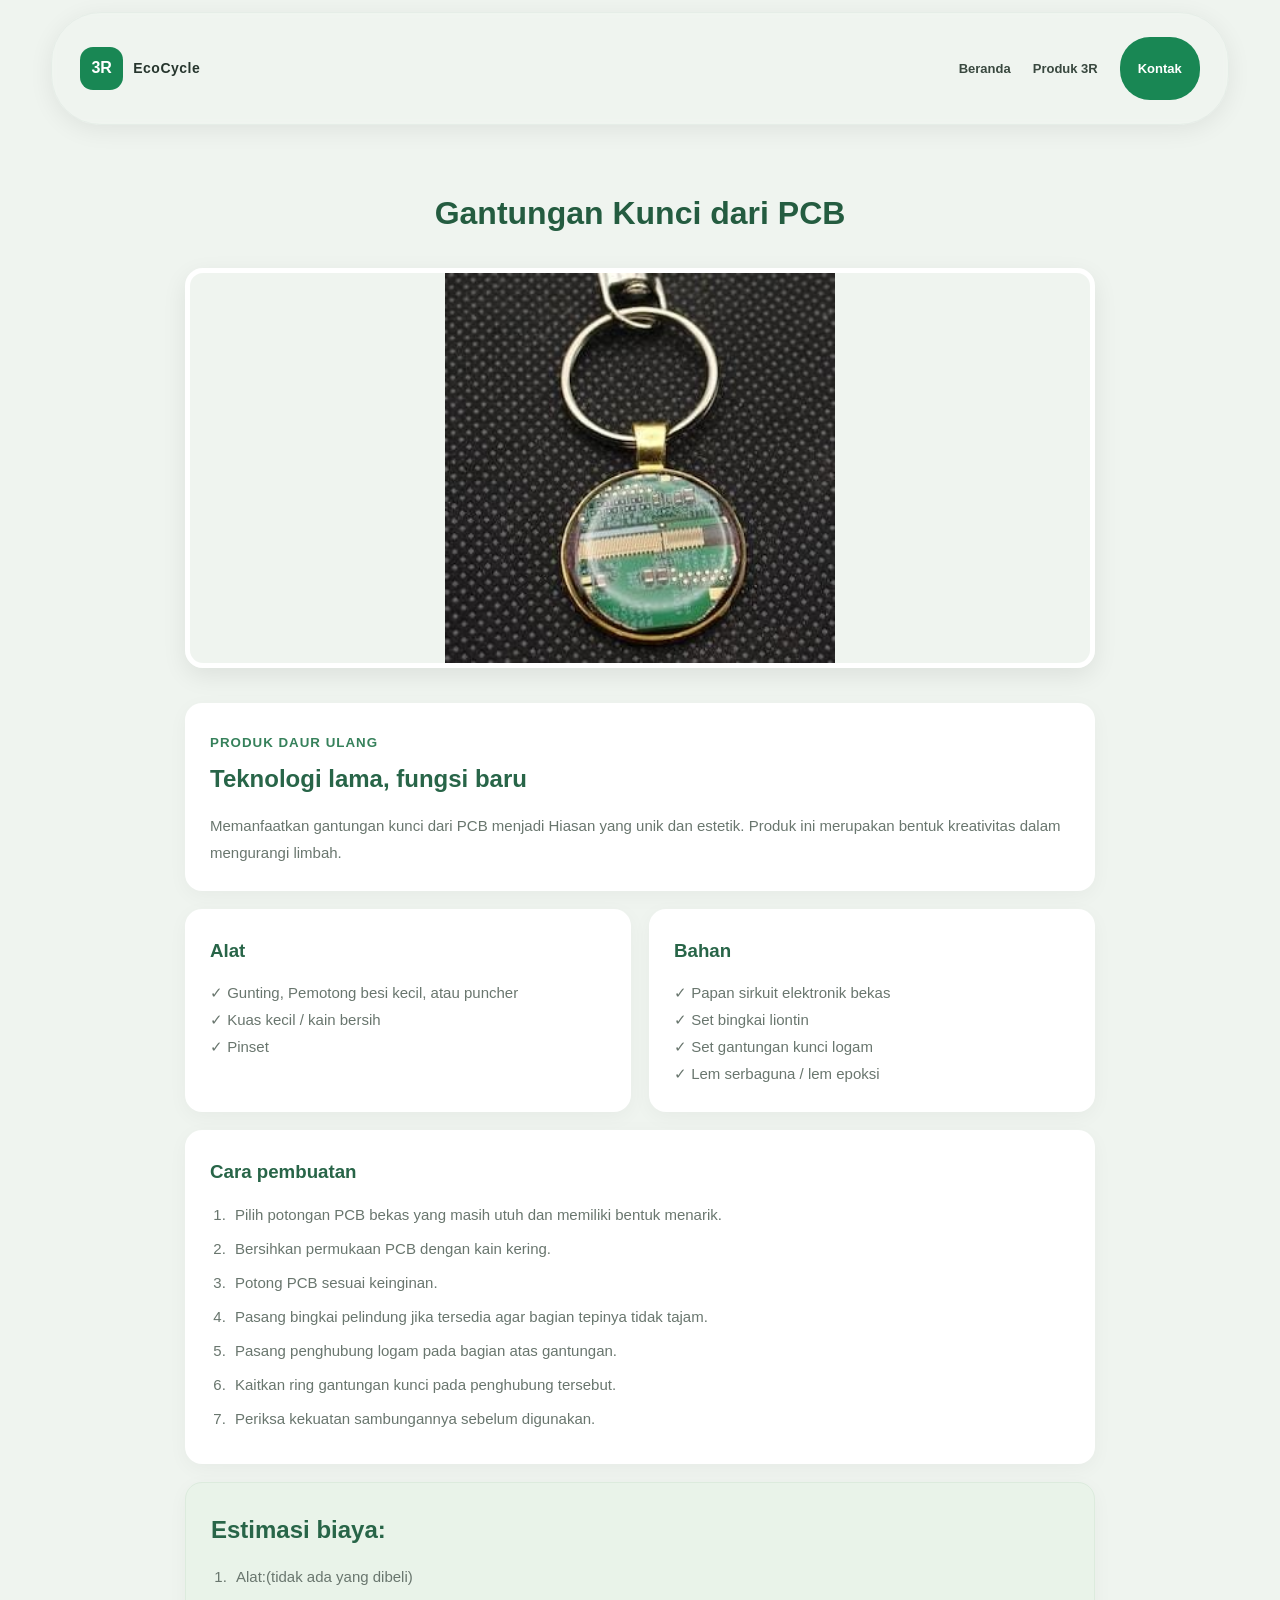
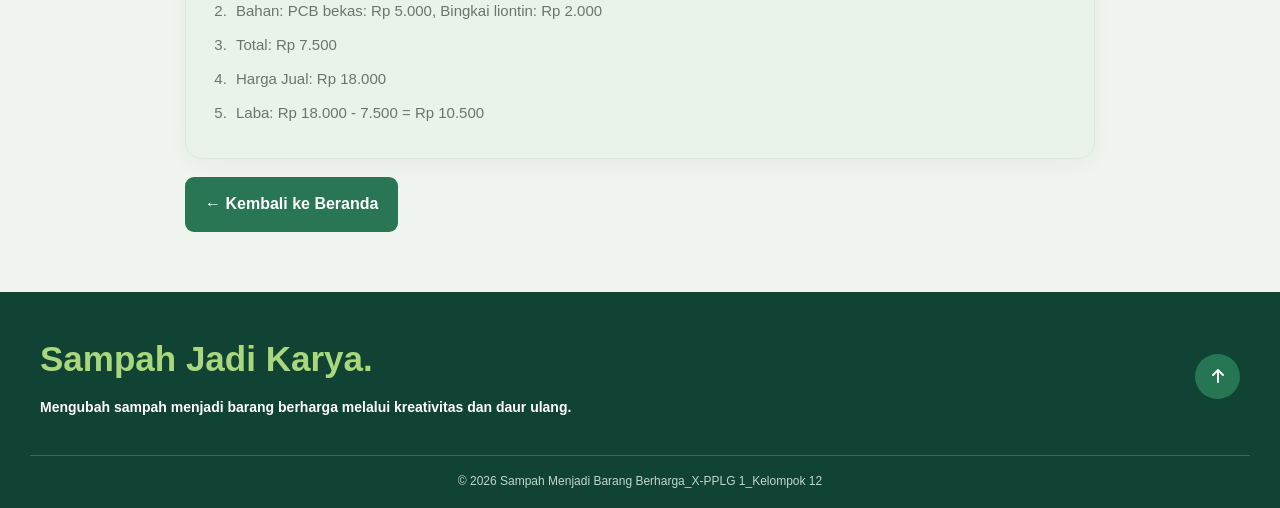
<file: gantungan.html>
<!DOCTYPE html>
<html lang="en">
<head>
    <meta charset="UTF-8">
    <meta name="viewport" content="width=device-width, initial-scale=1.0">
    <title>Gantungan Kunci dari PCB</title>
    <link rel="stylesheet" href="style.css">
    <link rel="stylesheet" href="https://cdnjs.cloudflare.com/ajax/libs/font-awesome/6.7.2/css/all.min.css">
</head>
<body>
    <header class="navbar">
        <div class="nav-container">
            <a href="#produk" class="logo" aria-label="3R EcoCycle - Produk 3R">
                <span class="logo-icon">3R</span>
                <span class="logo-text">
                    <strong>EcoCycle</strong>
                </span>
            </a>

            <nav class="nav-menu" aria-label="Navigasi utama">
                <a href="index.html" class="nav-link">Beranda</a>
                <a href="index.html#produk" class="nav-link">Produk 3R</a>
                <a href="index.html#kontak" class="nav-button">Kontak</a>
            </nav>
        </div>
    </header>

    <main class="detail">

        <h1>Gantungan Kunci dari PCB</h1>
        <img src="gantungan kunci.png" alt="Jam HDD Bekas">

        <section>
            <small>PRODUK DAUR ULANG</small>
            <h2>Teknologi lama, fungsi baru</h2>
            <p>Memanfaatkan gantungan kunci dari PCB menjadi Hiasan yang unik dan estetik.
                Produk ini merupakan bentuk kreativitas dalam mengurangi limbah.
            </p>
        </section>

        <div class="columns">
            <section>
                <h3>Alat</h3>
                <p>✓ Gunting, Pemotong besi kecil, atau puncher</p>
                <p>✓ Kuas kecil / kain bersih</p>
                <p>✓ Pinset</p>
            </section>

            <section>
                <h3>Bahan</h3>
                <p>✓ Papan sirkuit elektronik bekas</p>
                <p>✓ Set bingkai liontin</p>
                <p>✓ Set gantungan kunci logam</p>
                <p>✓ Lem serbaguna / lem epoksi</p>
            </section>
        </div>

        <section>
            <h3>Cara pembuatan</h3>
                <ol>
                    <li>Pilih potongan PCB bekas yang masih utuh dan memiliki bentuk menarik.</li>
                    <li>Bersihkan permukaan PCB dengan kain kering.</li>
                    <li>Potong PCB sesuai keinginan.</li>
                    <li>Pasang bingkai pelindung jika tersedia agar bagian tepinya tidak tajam.</li>
                    <li>Pasang penghubung logam pada bagian atas gantungan.</li>
                    <li>Kaitkan ring gantungan kunci pada penghubung tersebut.</li>
                    <li>Periksa kekuatan sambungannya sebelum digunakan.</li>
                </ol>
        </section>

        <section class="biaya">
            <h2>Estimasi biaya:</h2>
                <ol>
                    <li>Alat:(tidak ada yang dibeli)</li>
                    <li>Bahan: PCB bekas: Rp 5.000, Bingkai liontin: Rp 2.000</li>
                    <li>Total: Rp 7.500</li>
                    <li>Harga Jual: Rp 18.000</li>
                    <li>Laba: Rp 18.000 - 7.500 = Rp 10.500</li>
                    
                </ol>
        </section>

        <a href="index.html#produk" class="kembali">← Kembali ke Beranda</a>
    </main>

    <footer class="footer">
        <div class="footer-container">
            <div class="footer-brand">
                <h2>Sampah Jadi Karya.</h2>
                <p>Mengubah sampah menjadi barang berharga melalui kreativitas dan daur ulang.</p>
            </div>

            <a href="./keyboard.html" class="back-top">
                <i class="fa-solid fa-arrow-up"></i>
            </a>
        </div>

        <div class="footer-bottom">
            <p>
                &copy; 2026 Sampah Menjadi Barang Berharga_X-PPLG 1_Kelompok 12
            </p>
        </div>
    </footer>
</body>
</html>
</file>
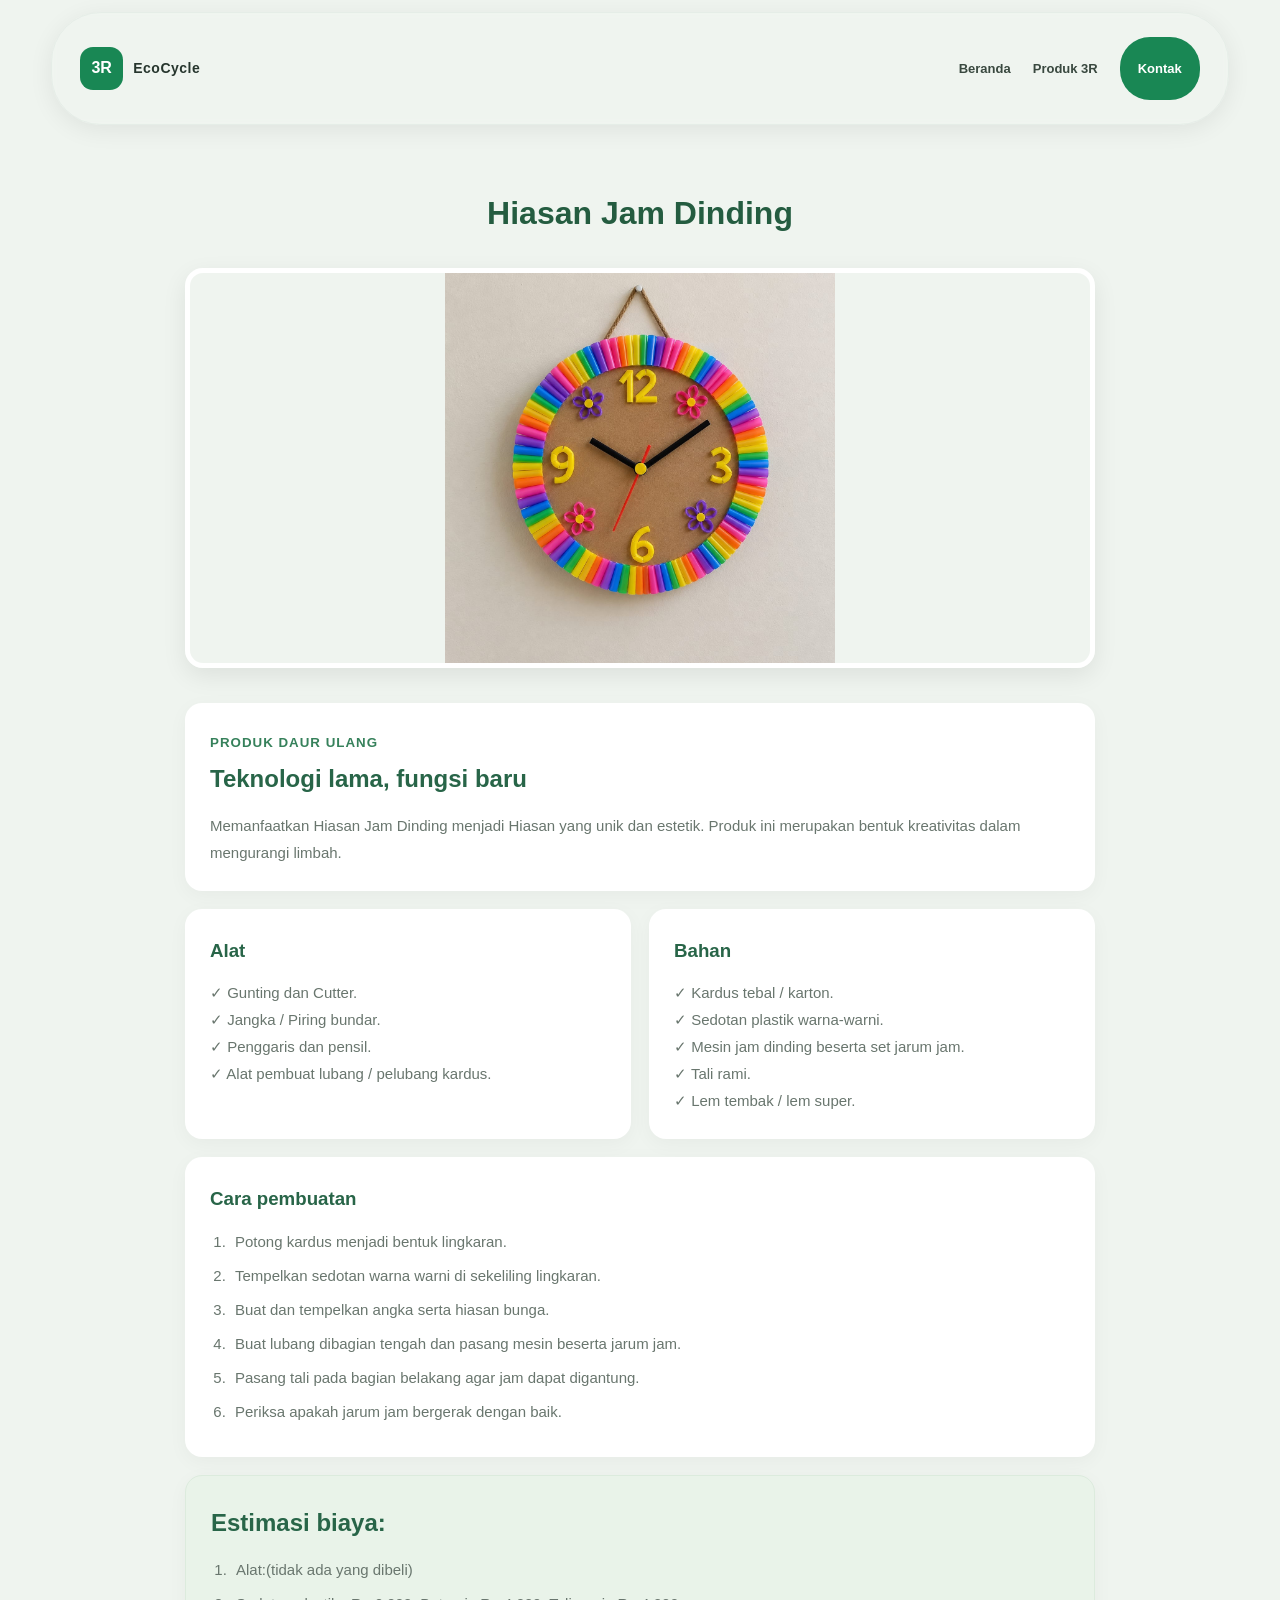
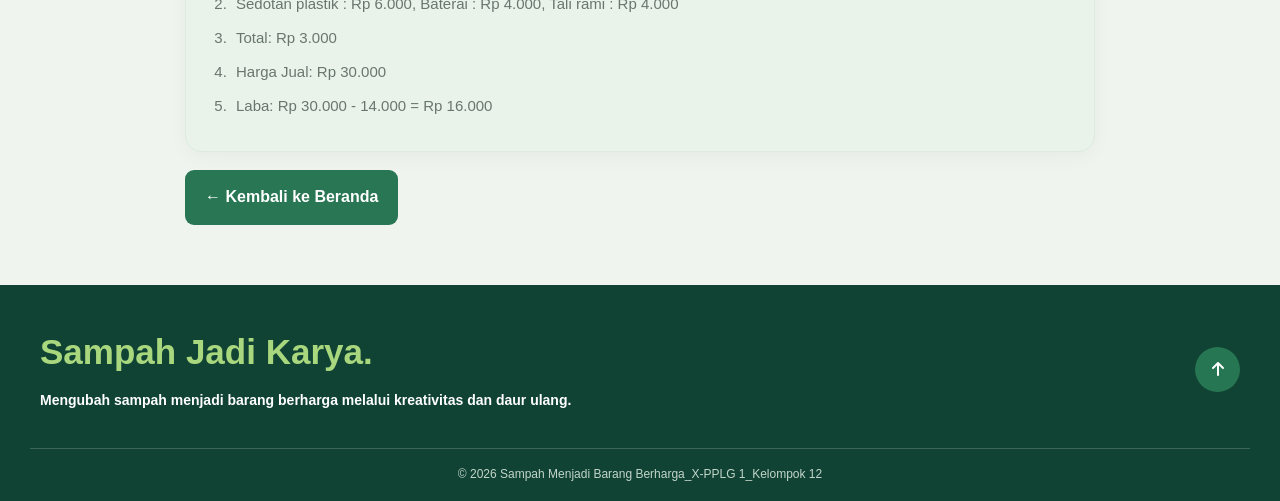
<file: jam.html>
<!DOCTYPE html>
<html lang="en">
<head>
    <meta charset="UTF-8">
    <meta name="viewport" content="width=device-width, initial-scale=1.0">
    <title>Pot Tanaman dari Botol Plastik</title>
    <link rel="stylesheet" href="style.css">
    <link rel="stylesheet" href="https://cdnjs.cloudflare.com/ajax/libs/font-awesome/6.7.2/css/all.min.css">
</head>
<body>
    <header class="navbar">
        <div class="nav-container">
            <a href="#produk" class="logo" aria-label="3R EcoCycle - Produk 3R">
                <span class="logo-icon">3R</span>
                <span class="logo-text">
                    <strong>EcoCycle</strong>
                </span>
            </a>

            <nav class="nav-menu" aria-label="Navigasi utama">
                <a href="index.html" class="nav-link">Beranda</a>
                <a href="index.html#produk" class="nav-link">Produk 3R</a>
                <a href="index.html#kontak" class="nav-button">Kontak</a>
            </nav>
        </div>
    </header>

    <main class="detail">

        <h1>Hiasan Jam Dinding</h1>
        <img src="jam dinding daur ulang.png" alt="Hiasan Jam Dinding">

        <section>
            <small>PRODUK DAUR ULANG</small>
            <h2>Teknologi lama, fungsi baru</h2>
            <p>Memanfaatkan Hiasan Jam Dinding menjadi Hiasan yang unik dan estetik.
                Produk ini merupakan bentuk kreativitas dalam mengurangi limbah.
            </p>
        </section>

        <div class="columns">
            <section>
                <h3>Alat</h3>
                <p>✓ Gunting dan Cutter.</p>
                <p>✓ Jangka / Piring bundar.</p>
                <p>✓ Penggaris dan pensil.</p>
                <p>✓ Alat pembuat lubang / pelubang kardus.</p>
            </section>

            <section>
                <h3>Bahan</h3>
                <p>✓ Kardus tebal / karton.</p>
                <p>✓ Sedotan plastik warna-warni.</p>
                <p>✓ Mesin jam dinding beserta set jarum jam.</p>
                <p>✓ Tali rami.</p>
                <p>✓ Lem tembak / lem super.</p>
            </section>
        </div>

        <section>
            <h3>Cara pembuatan</h3>
                <ol>
                    <li>Potong kardus menjadi bentuk lingkaran.</li>
                    <li>Tempelkan sedotan warna warni di sekeliling lingkaran.</li>
                    <li>Buat dan tempelkan angka serta hiasan bunga.</li>
                    <li>Buat lubang dibagian tengah dan pasang mesin beserta jarum jam.</li>
                    <li>Pasang tali pada bagian belakang agar jam dapat digantung.</li>
                    <li>Periksa apakah jarum jam bergerak dengan baik.</li>
                    
                </ol>
        </section>

        <section class="biaya">
            <h2>Estimasi biaya:</h2>
                <ol>
                    <li>Alat:(tidak ada yang dibeli)</li>
                    <li>Sedotan plastik : Rp 6.000, Baterai : Rp 4.000, Tali rami : Rp 4.000 </li>
                    <li>Total: Rp 3.000</li>
                    <li>Harga Jual: Rp 30.000</li>
                    <li>Laba: Rp 30.000 - 14.000 = Rp 16.000</li>
                </ol>
        </section>

        <a href="index.html#produk" class="kembali">← Kembali ke Beranda</a>
    </main>

    <footer class="footer">
        <div class="footer-container">
            <div class="footer-brand">
                <h2>Sampah Jadi Karya.</h2>
                <p>Mengubah sampah menjadi barang berharga melalui kreativitas dan daur ulang.</p>
            </div>

            <a href="./keyboard.html" class="back-top">
                <i class="fa-solid fa-arrow-up"></i>
            </a>
        </div>

        <div class="footer-bottom">
            <p>
                &copy; 2026 Sampah Menjadi Barang Berharga_X-PPLG 1_Kelompok 12
            </p>
        </div>
    </footer>
</body>
</html>
</file>
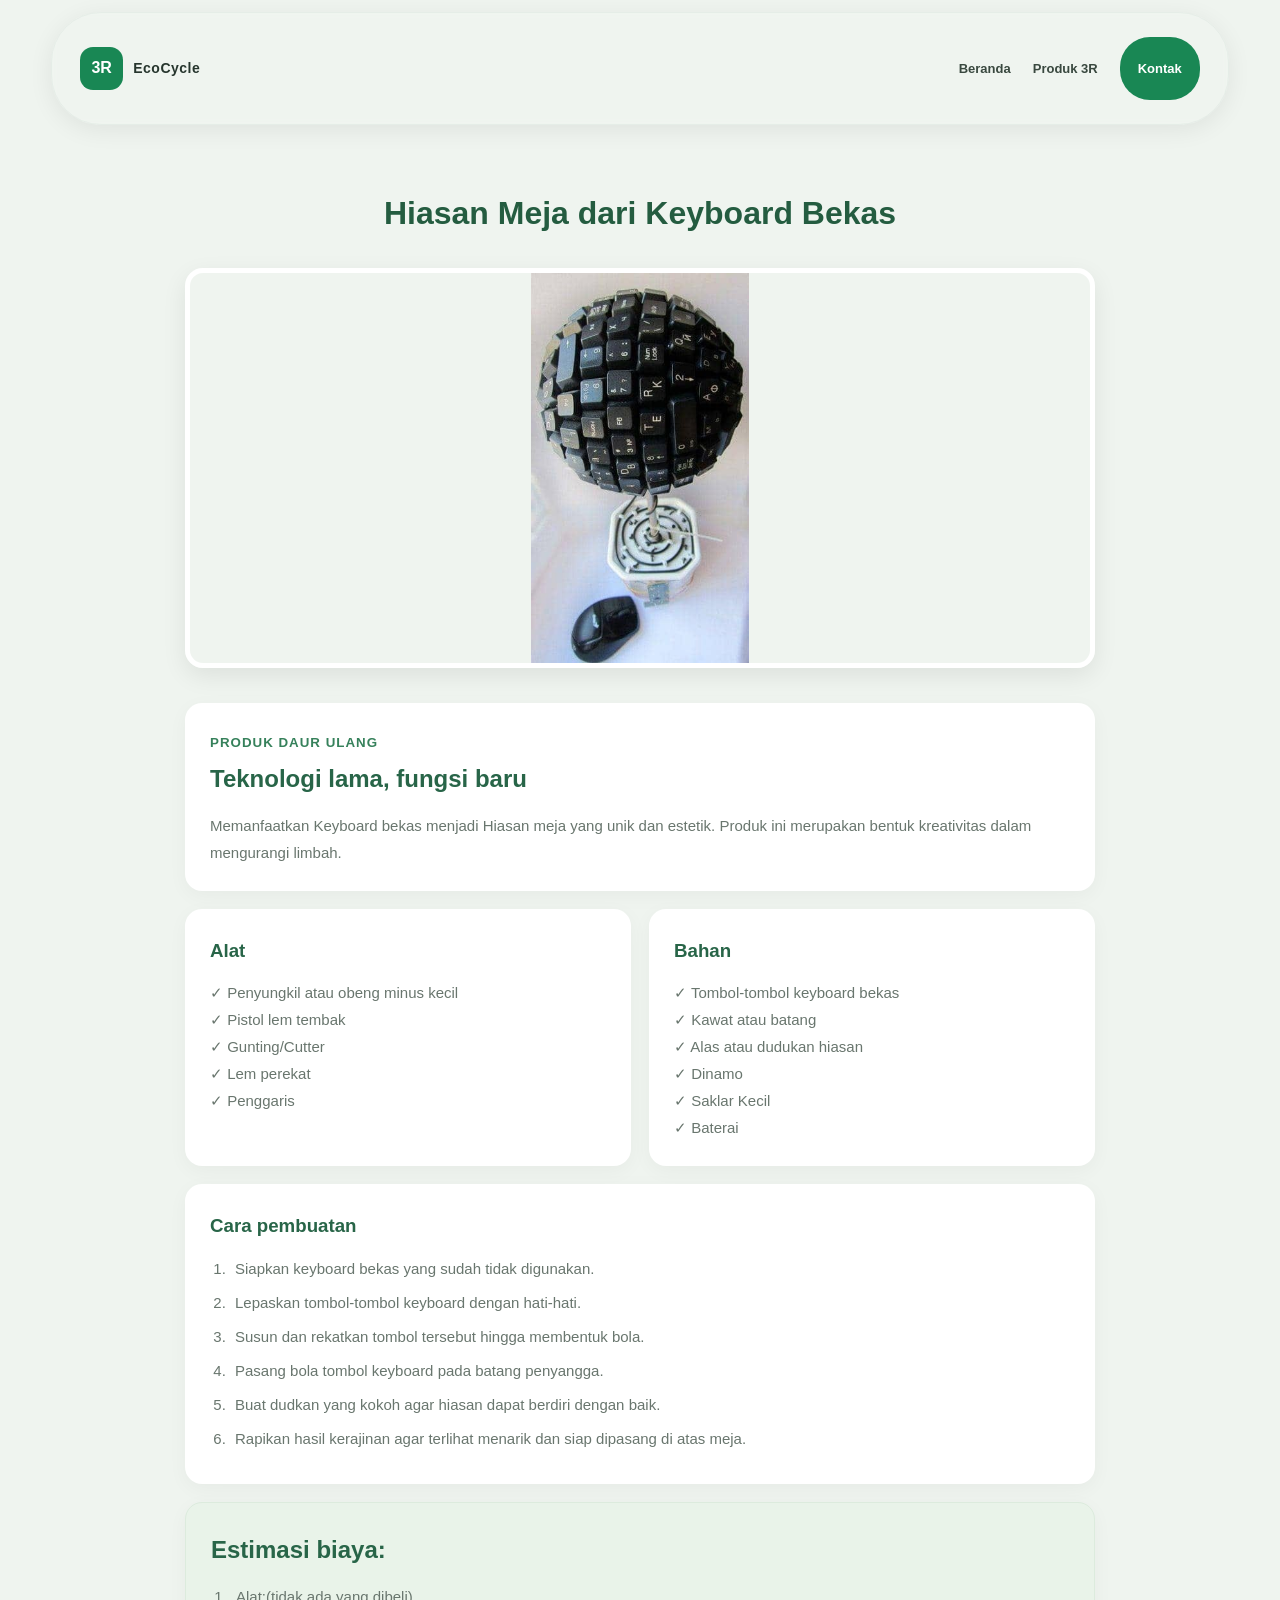
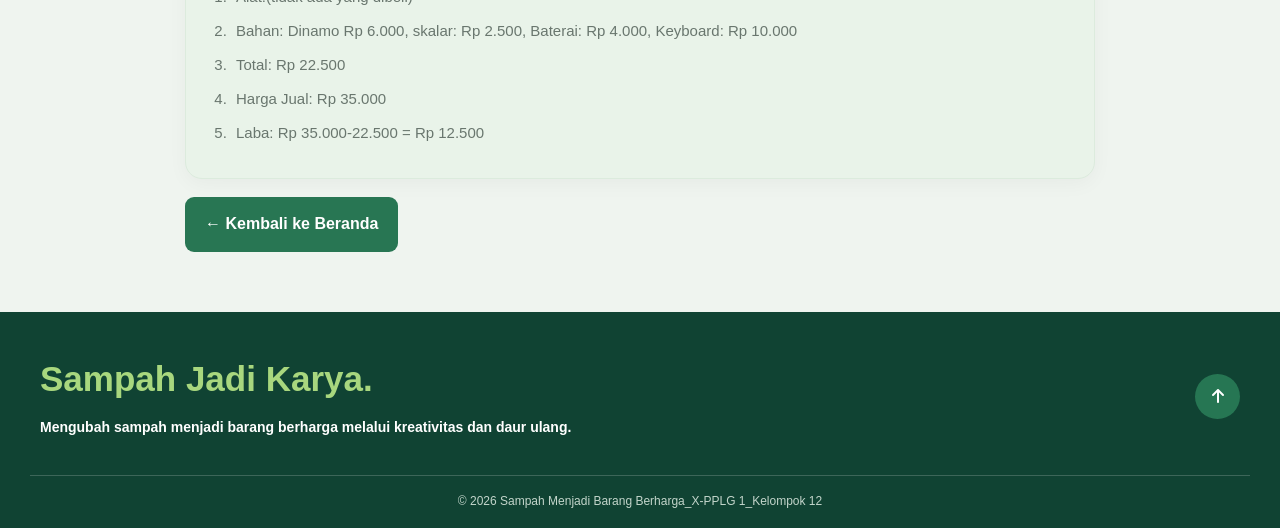
<file: keyboard.html>
<!DOCTYPE html>
<html lang="en">
<head>
    <meta charset="UTF-8">
    <meta name="viewport" content="width=device-width, initial-scale=1.0">
    <title>Keyboard Bekas</title>
    <link rel="stylesheet" href="style.css">
    <link rel="stylesheet" href="https://cdnjs.cloudflare.com/ajax/libs/font-awesome/6.7.2/css/all.min.css">
</head>
<body>
    <header class="navbar">
        <div class="nav-container">
            <a href="#produk" class="logo" aria-label="3R EcoCycle - Beranda">
                <span class="logo-icon">3R</span>
                <span class="logo-text">
                    <strong>EcoCycle</strong>
                </span>
            </a>

            <nav class="nav-menu" aria-label="Navigasi utama">
                <a href="index.html" class="nav-link">Beranda</a>
                <a href="index.html#produk" class="nav-link">Produk 3R</a>
                <a href="index.html#kontak" class="nav-button">Kontak</a>
            </nav>
        </div>
    </header>

    <main class="detail">

        <h1>Hiasan Meja dari Keyboard Bekas</h1>
        <img src="hiasan keyboard.png" alt="Jam HDD Bekas">

        <section>
            <small>PRODUK DAUR ULANG</small>
            <h2>Teknologi lama, fungsi baru</h2>
            <p>Memanfaatkan Keyboard bekas menjadi Hiasan meja yang unik dan estetik.
                Produk ini merupakan bentuk kreativitas dalam mengurangi limbah.
            </p>
        </section>

        <div class="columns">
            <section>
                <h3>Alat</h3>
                <p>✓ Penyungkil  atau obeng minus kecil</p>
                <p>✓ Pistol lem tembak</p>
                <p>✓ Gunting/Cutter</p>
                <p>✓ Lem perekat</p>
                <p>✓ Penggaris</p>
            </section>

            <section>
                <h3>Bahan</h3>
                <p>✓ Tombol-tombol keyboard bekas</p>
                <p>✓ Kawat atau batang</p>
                <p>✓ Alas atau dudukan hiasan</p>
                <p>✓ Dinamo</p>
                <p>✓ Saklar Kecil</p>
                <p>✓ Baterai</p>
            </section>
        </div>

        <section>
            <h3>Cara pembuatan</h3>
                <ol>
                    <li>Siapkan keyboard bekas yang sudah tidak digunakan.</li>
                    <li>Lepaskan tombol-tombol keyboard dengan hati-hati.</li>
                    <li>Susun dan rekatkan tombol tersebut hingga membentuk bola.</li>
                    <li>Pasang bola tombol keyboard pada batang penyangga.</li>
                    <li>Buat dudkan yang kokoh agar hiasan dapat berdiri dengan baik.</li>
                    <li>Rapikan hasil kerajinan agar terlihat menarik dan siap dipasang di atas meja.</li>
                </ol>
        </section>

        <section class="biaya">
            <h2>Estimasi biaya:</h2>
                <ol>
                    <li>Alat:(tidak ada yang dibeli)</li>
                    <li>Bahan: Dinamo Rp 6.000, skalar: Rp 2.500, Baterai: Rp 4.000, Keyboard: Rp 10.000</li>
                    <li>Total: Rp 22.500</li>
                    <li>Harga Jual: Rp 35.000</li>
                    <li>Laba: Rp 35.000-22.500 = Rp 12.500</li>
                    
                </ol>
        </section>

        <a href="index.html#produk" class="kembali">← Kembali ke Beranda</a>
    </main>

    <footer class="footer">
        <div class="footer-container">
            <div class="footer-brand">
                <h2>Sampah Jadi Karya.</h2>
                <p>Mengubah sampah menjadi barang berharga melalui kreativitas dan daur ulang.</p>
            </div>

            <a href="./keyboard.html" class="back-top">
                <i class="fa-solid fa-arrow-up"></i>
            </a>
        </div>

        <div class="footer-bottom">
            <p>
                &copy; 2026 Sampah Menjadi Barang Berharga_X-PPLG 1_Kelompok 12
            </p>
        </div>
    </footer>
</body>
</html>
</file>
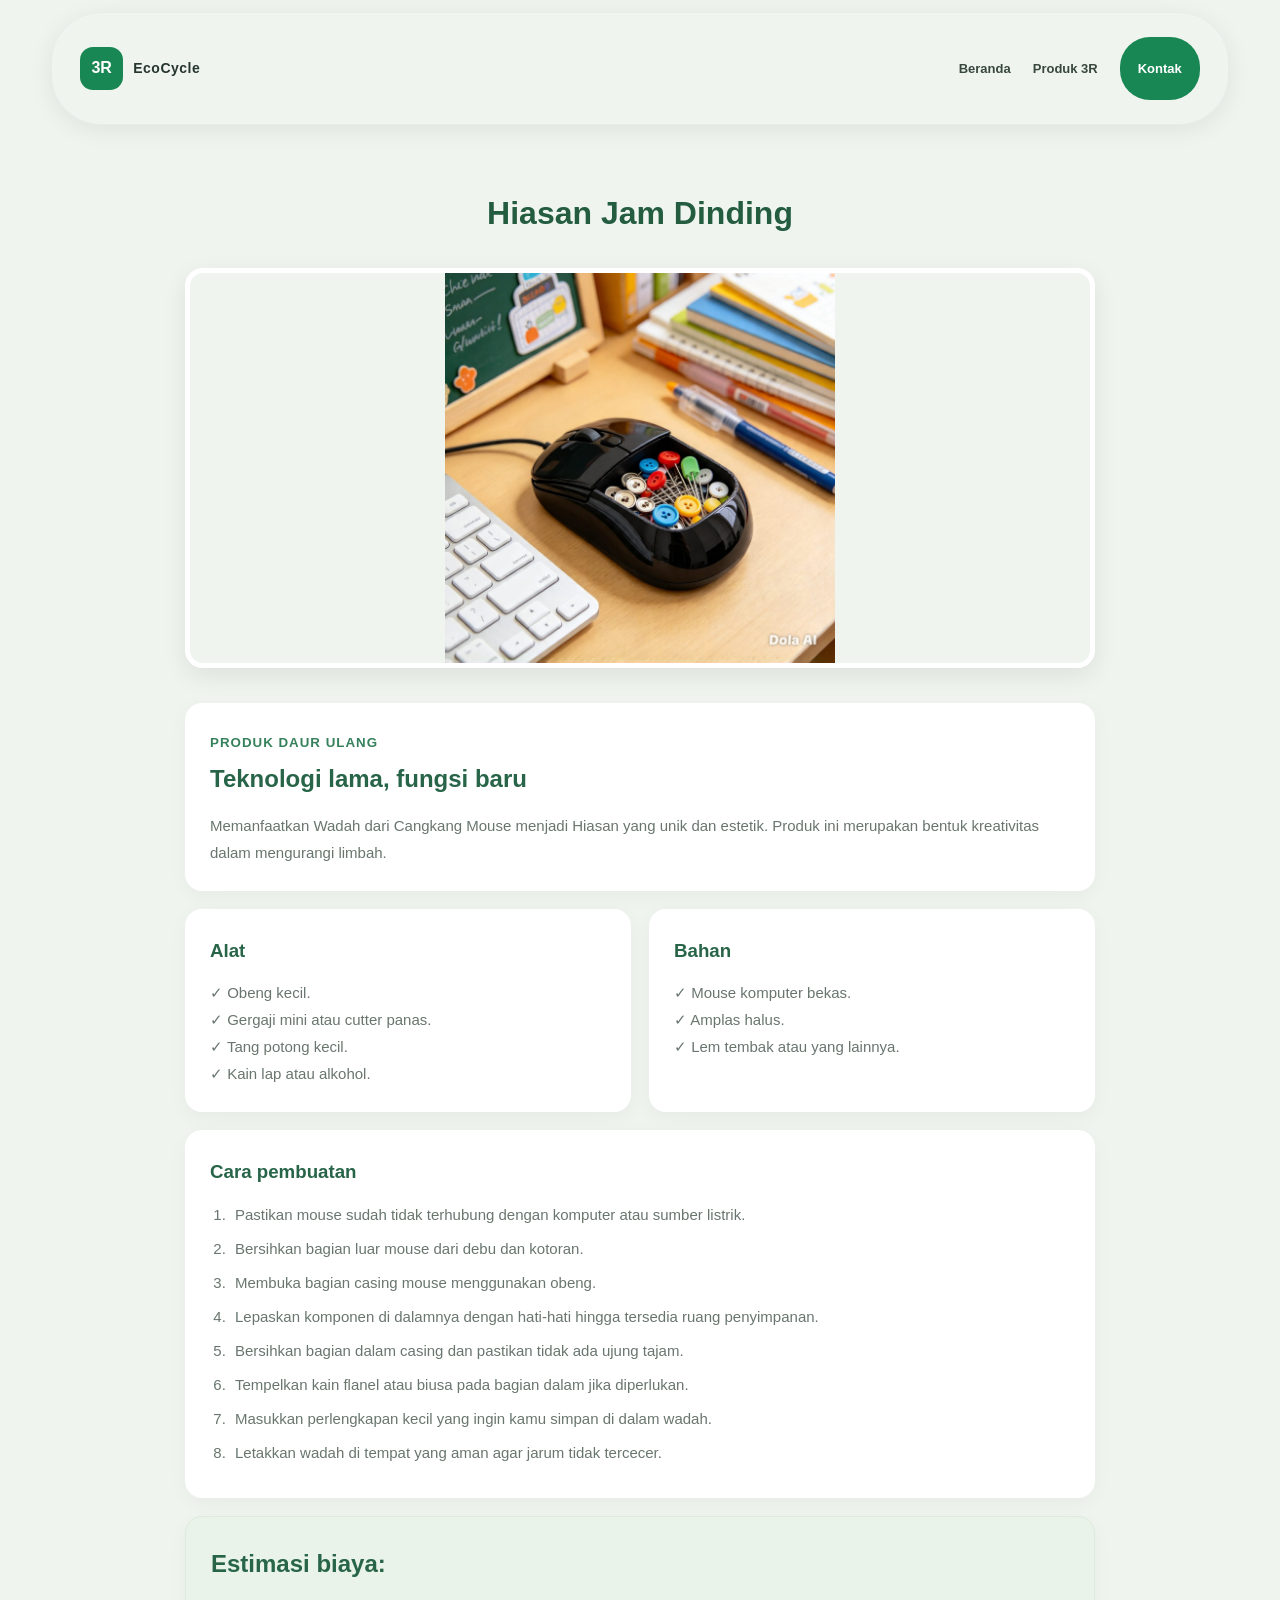
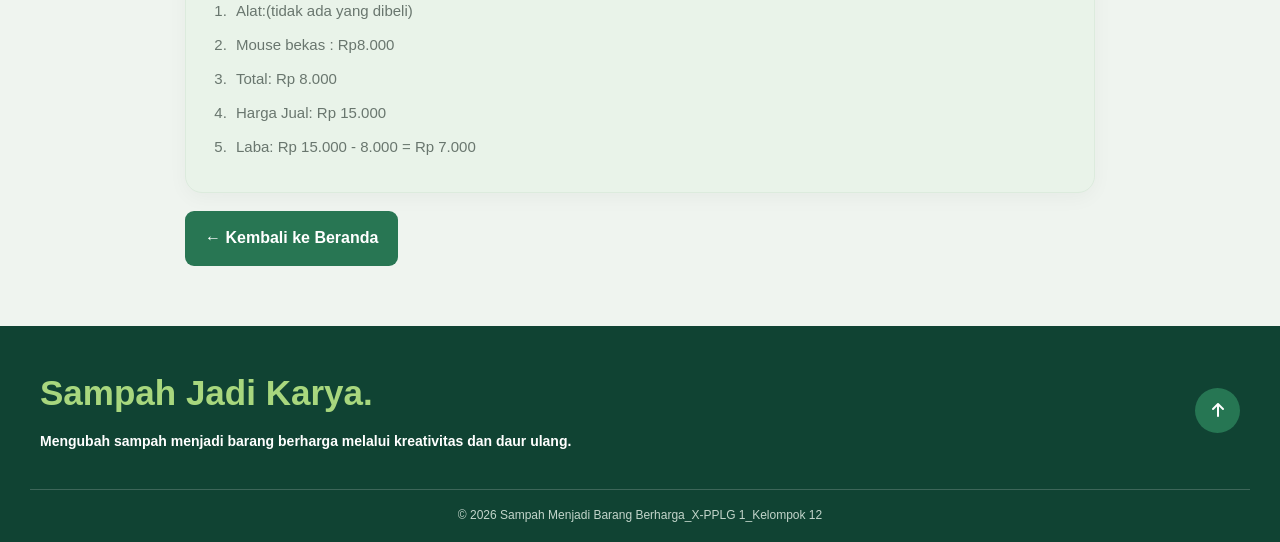
<file: mouse.html>
<!DOCTYPE html>
<html lang="en">
<head>
    <meta charset="UTF-8">
    <meta name="viewport" content="width=device-width, initial-scale=1.0">
    <title>Pot Tanaman dari Botol Plastik</title>
    <link rel="stylesheet" href="style.css">
    <link rel="stylesheet" href="https://cdnjs.cloudflare.com/ajax/libs/font-awesome/6.7.2/css/all.min.css">
</head>
<body>
    <header class="navbar">
        <div class="nav-container">
            <a href="#produk" class="logo" aria-label="3R EcoCycle - Produk 3R">
                <span class="logo-icon">3R</span>
                <span class="logo-text">
                    <strong>EcoCycle</strong>
                </span>
            </a>

            <nav class="nav-menu" aria-label="Navigasi utama">
                <a href="index.html" class="nav-link">Beranda</a>
                <a href="index.html#produk" class="nav-link">Produk 3R</a>
                <a href="index.html#kontak" class="nav-button">Kontak</a>
            </nav>
        </div>
    </header>

    <main class="detail">

        <h1>Hiasan Jam Dinding</h1>
        <img src="hiasan.png" alt="Wadah dari Cangkang Mouse">

        <section>
            <small>PRODUK DAUR ULANG</small>
            <h2>Teknologi lama, fungsi baru</h2>
            <p>Memanfaatkan Wadah dari Cangkang Mouse menjadi Hiasan yang unik dan estetik.
                Produk ini merupakan bentuk kreativitas dalam mengurangi limbah.
            </p>
        </section>

        <div class="columns">
            <section>
                <h3>Alat</h3>
                <p>✓ Obeng kecil.</p>
                <p>✓ Gergaji mini atau cutter panas.</p>
                <p>✓ Tang potong kecil.</p>
                <p>✓ Kain lap atau alkohol.</p>
            </section>

            <section>
                <h3>Bahan</h3>
                <p>✓ Mouse komputer bekas.</p>
                <p>✓ Amplas halus.</p>
                <p>✓ Lem tembak atau yang lainnya.</p>
            </section>
        </div>

        <section>
            <h3>Cara pembuatan</h3>
                <ol>
                    <li>Pastikan mouse sudah tidak terhubung dengan komputer atau sumber listrik.</li>
                    <li>Bersihkan bagian luar mouse dari debu dan kotoran.</li>
                    <li>Membuka bagian casing mouse menggunakan obeng.</li>
                    <li>Lepaskan komponen di dalamnya dengan hati-hati hingga tersedia ruang penyimpanan.</li>
                    <li>Bersihkan bagian dalam casing dan pastikan tidak ada ujung tajam.</li>
                    <li>Tempelkan kain flanel atau biusa pada bagian dalam jika diperlukan.</li>
                    <li>Masukkan perlengkapan kecil yang ingin kamu simpan di dalam wadah.</li>
                    <li>Letakkan wadah di tempat yang aman agar jarum tidak tercecer.</li>
                    
                </ol>
        </section>

        <section class="biaya">
            <h2>Estimasi biaya:</h2>
                <ol>
                    <li>Alat:(tidak ada yang dibeli)</li>
                    <li>Mouse bekas : Rp8.000 </li>
                    <li>Total: Rp 8.000</li>
                    <li>Harga Jual: Rp 15.000</li>
                    <li>Laba: Rp 15.000 - 8.000 = Rp 7.000</li>
                </ol>
        </section>

        <a href="index.html#produk" class="kembali">← Kembali ke Beranda</a>
    </main>

    <footer class="footer">
        <div class="footer-container">
            <div class="footer-brand">
                <h2>Sampah Jadi Karya.</h2>
                <p>Mengubah sampah menjadi barang berharga melalui kreativitas dan daur ulang.</p>
            </div>

            <a href="./keyboard.html" class="back-top">
                <i class="fa-solid fa-arrow-up"></i>
            </a>
        </div>

        <div class="footer-bottom">
            <p>
                &copy; 2026 Sampah Menjadi Barang Berharga_X-PPLG 1_Kelompok 12
            </p>
        </div>
    </footer>
</body>
</html>
</file>
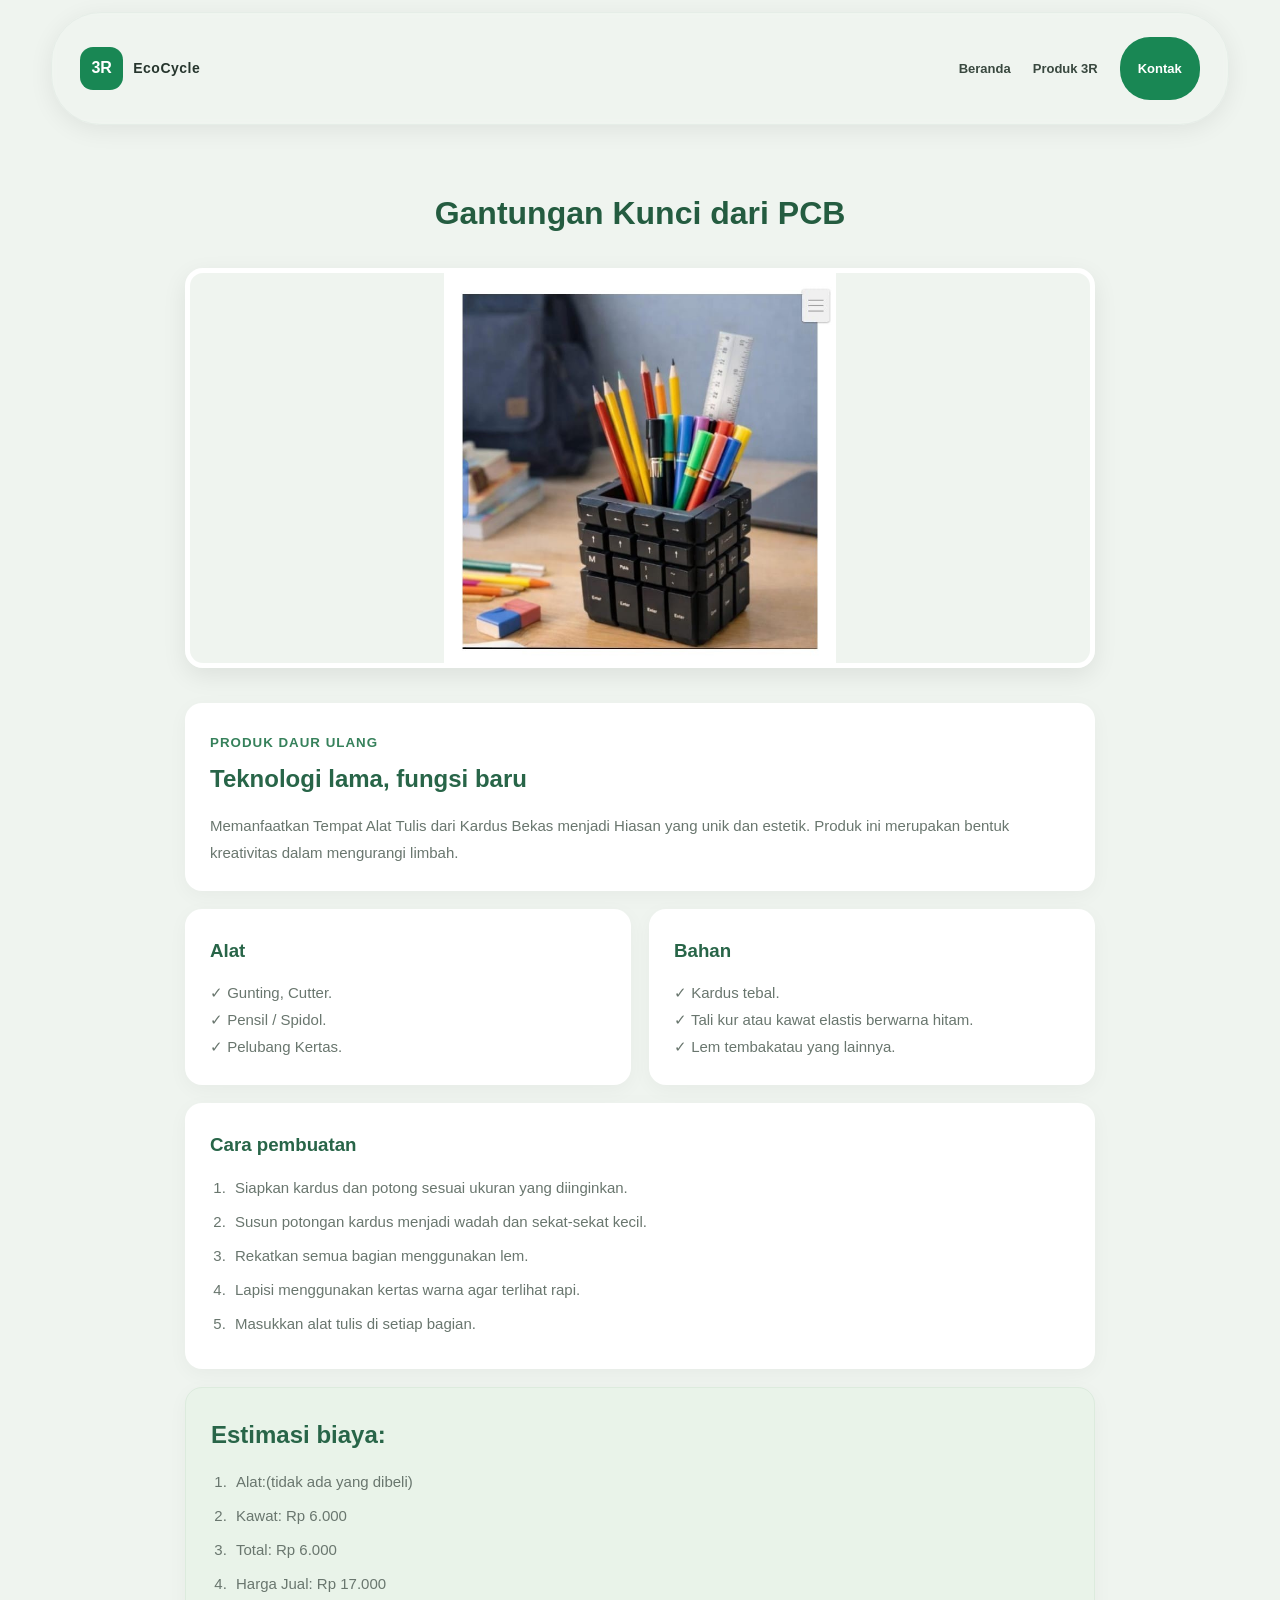
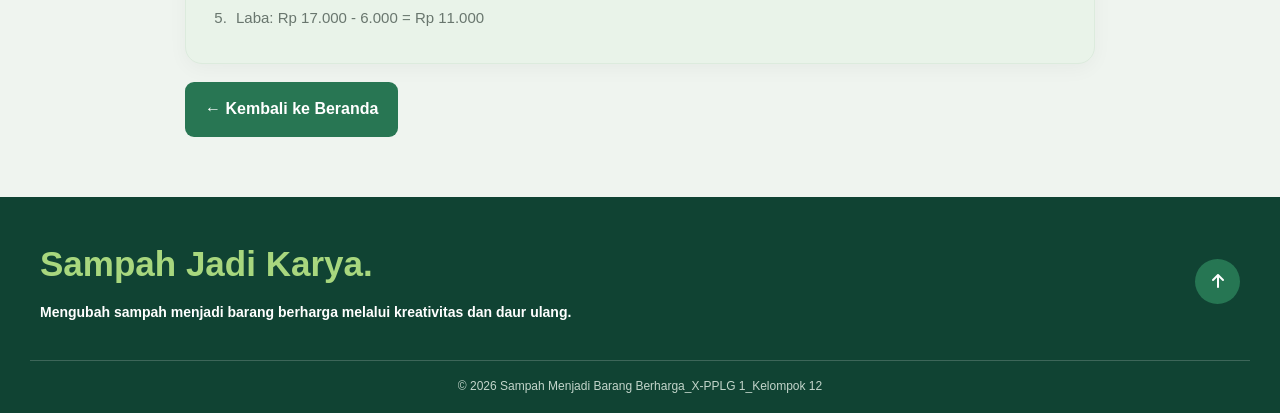
<file: pensil.html>
<!DOCTYPE html>
<html lang="en">
<head>
    <meta charset="UTF-8">
    <meta name="viewport" content="width=device-width, initial-scale=1.0">
    <title>Tempat Alat Tulis dari Kardus Bekas</title>
    <link rel="stylesheet" href="style.css">
    <link rel="stylesheet" href="https://cdnjs.cloudflare.com/ajax/libs/font-awesome/6.7.2/css/all.min.css">
</head>
<body>
    <header class="navbar">
        <div class="nav-container">
            <a href="#produk" class="logo" aria-label="3R EcoCycle - Produk 3R">
                <span class="logo-icon">3R</span>
                <span class="logo-text">
                    <strong>EcoCycle</strong>
                </span>
            </a>

            <nav class="nav-menu" aria-label="Navigasi utama">
                <a href="index.html" class="nav-link">Beranda</a>
                <a href="index.html#produk" class="nav-link">Produk 3R</a>
                <a href="index.html#kontak" class="nav-button">Kontak</a>
            </nav>
        </div>
    </header>

    <main class="detail">

        <h1>Gantungan Kunci dari PCB</h1>
        <img src="tempat pensil.png" alt="Tempat Alat Tulis dari Kardus Bekas">

        <section>
            <small>PRODUK DAUR ULANG</small>
            <h2>Teknologi lama, fungsi baru</h2>
            <p>Memanfaatkan Tempat Alat Tulis dari Kardus Bekas menjadi Hiasan yang unik dan estetik.
                Produk ini merupakan bentuk kreativitas dalam mengurangi limbah.
            </p>
        </section>

        <div class="columns">
            <section>
                <h3>Alat</h3>
                <p>✓ Gunting, Cutter.</p>
                <p>✓ Pensil / Spidol.</p>
                <p>✓ Pelubang Kertas.</p>
            </section>

            <section>
                <h3>Bahan</h3>
                <p>✓ Kardus tebal.</p>
                <p>✓ Tali kur atau kawat elastis berwarna hitam.</p>
                <p>✓ Lem tembakatau yang lainnya.</p>
            </section>
        </div>

        <section>
            <h3>Cara pembuatan</h3>
                <ol>
                    <li>Siapkan kardus dan potong sesuai ukuran yang diinginkan.</li>
                    <li>Susun potongan kardus menjadi wadah dan sekat-sekat kecil.</li>
                    <li>Rekatkan semua bagian menggunakan lem.</li>
                    <li>Lapisi menggunakan kertas warna agar terlihat rapi.</li>
                    <li>Masukkan alat tulis di setiap bagian.</li>
                </ol>
        </section>

        <section class="biaya">
            <h2>Estimasi biaya:</h2>
                <ol>
                    <li>Alat:(tidak ada yang dibeli)</li>
                    <li>Kawat: Rp 6.000</li>
                    <li>Total: Rp 6.000</li>
                    <li>Harga Jual: Rp 17.000</li>
                    <li>Laba: Rp 17.000 - 6.000 = Rp 11.000</li>
                </ol>
        </section>

        <a href="index.html#produk" class="kembali">← Kembali ke Beranda</a>
    </main>

    <footer class="footer">
        <div class="footer-container">
            <div class="footer-brand">
                <h2>Sampah Jadi Karya.</h2>
                <p>Mengubah sampah menjadi barang berharga melalui kreativitas dan daur ulang.</p>
            </div>

            <a href="./keyboard.html" class="back-top">
                <i class="fa-solid fa-arrow-up"></i>
            </a>
        </div>

        <div class="footer-bottom">
            <p>
                &copy; 2026 Sampah Menjadi Barang Berharga_X-PPLG 1_Kelompok 12
            </p>
        </div>
    </footer>
</body>
</html>
</file>
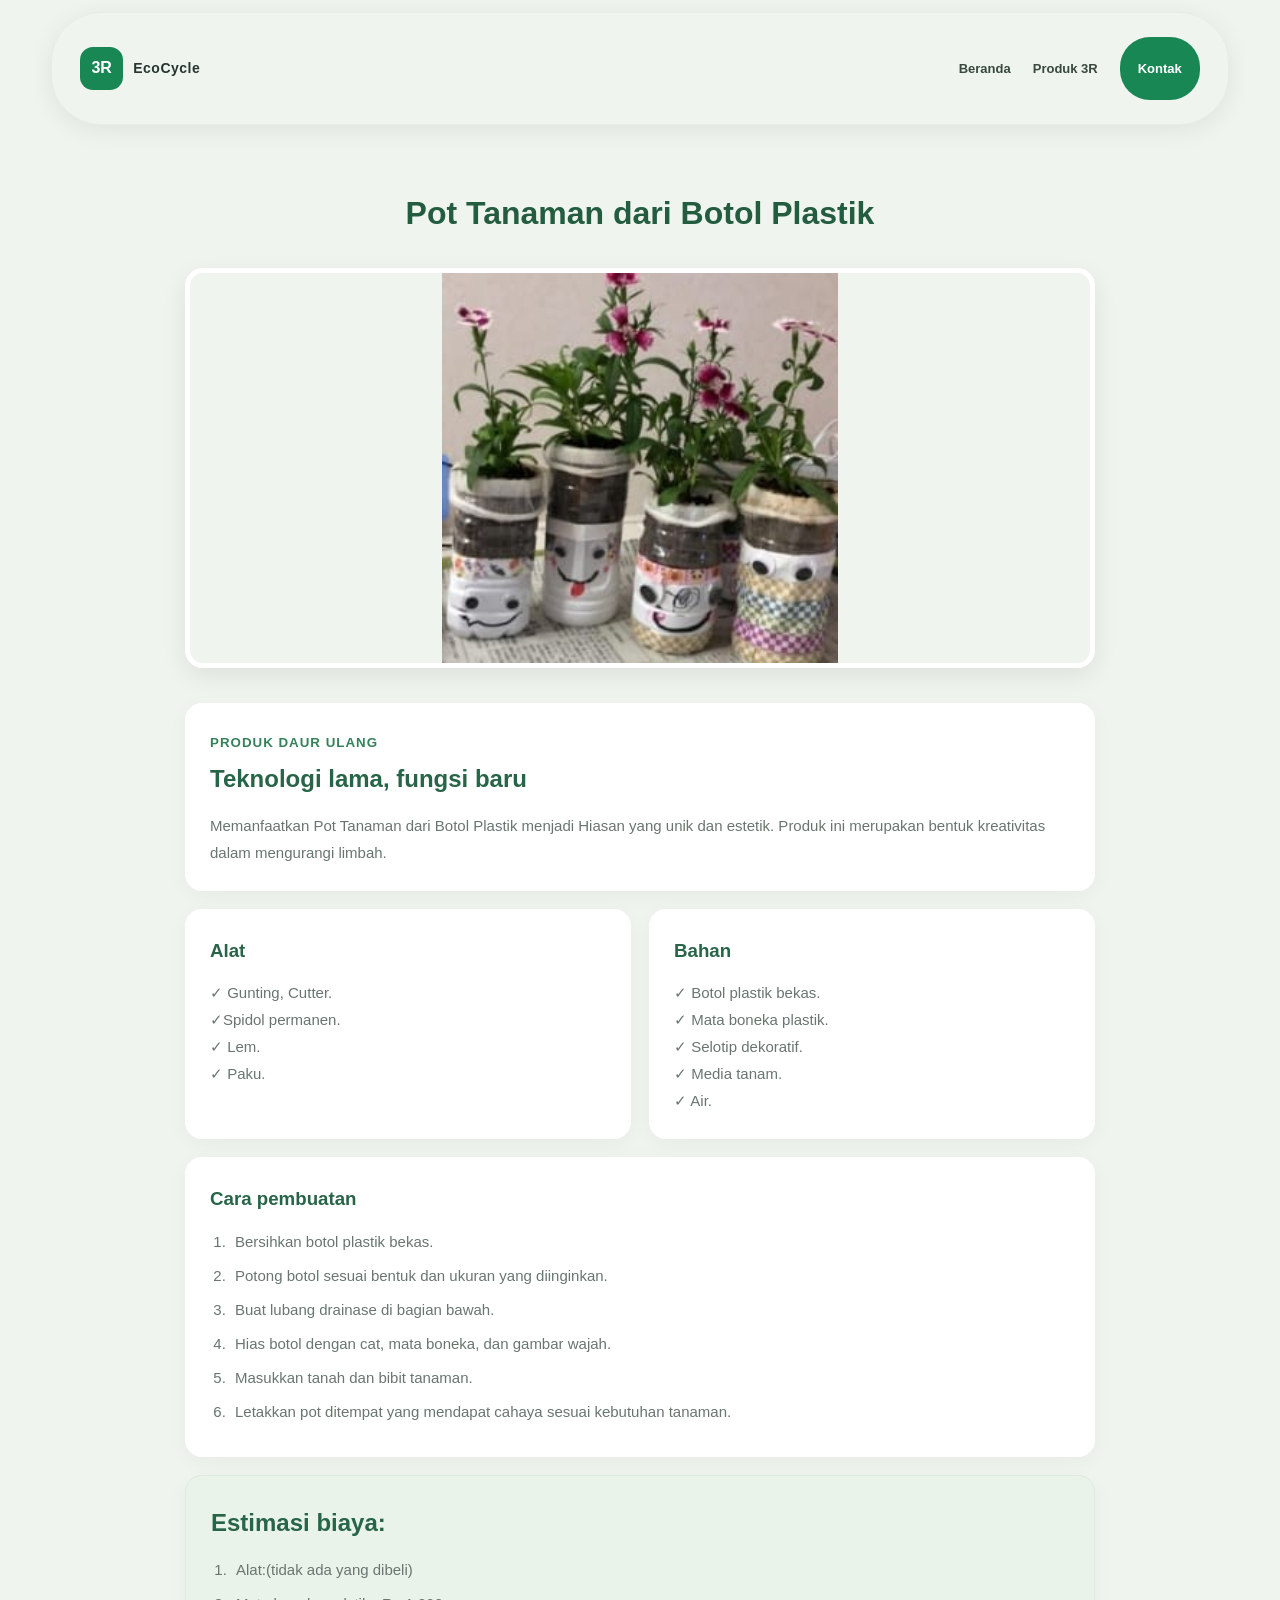
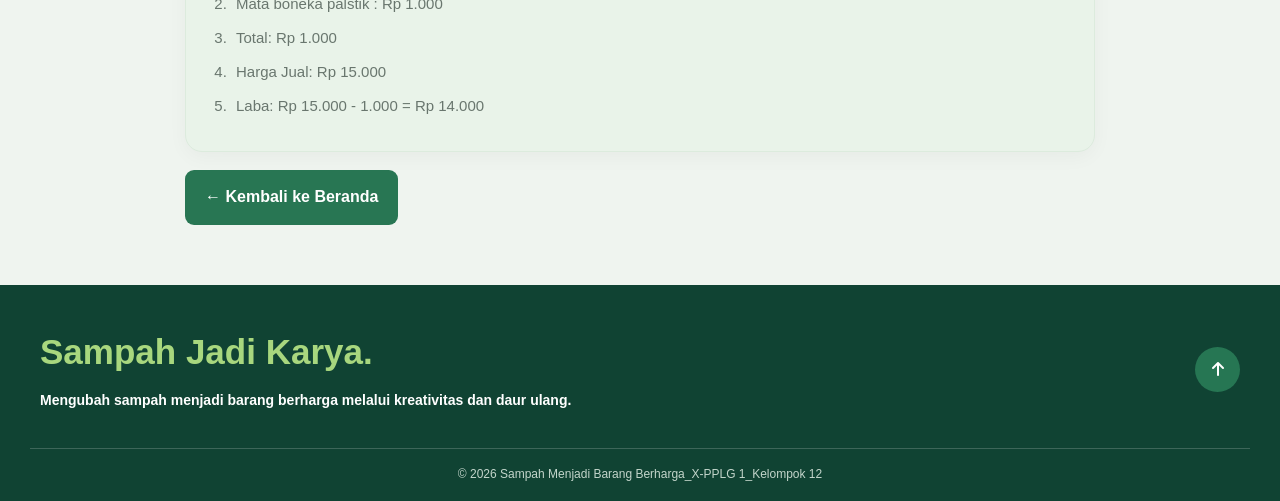
<file: pot.html>
<!DOCTYPE html>
<html lang="en">
<head>
    <meta charset="UTF-8">
    <meta name="viewport" content="width=device-width, initial-scale=1.0">
    <title>Pot Tanaman dari Botol Plastik</title>
    <link rel="stylesheet" href="style.css">
    <link rel="stylesheet" href="https://cdnjs.cloudflare.com/ajax/libs/font-awesome/6.7.2/css/all.min.css">
</head>
<body>
    <header class="navbar">
        <div class="nav-container">
            <a href="#produk" class="logo" aria-label="3R EcoCycle - Produk 3R">
                <span class="logo-icon">3R</span>
                <span class="logo-text">
                    <strong>EcoCycle</strong>
                </span>
            </a>

            <nav class="nav-menu" aria-label="Navigasi utama">
                <a href="index.html" class="nav-link">Beranda</a>
                <a href="index.html#produk" class="nav-link">Produk 3R</a>
                <a href="index.html#kontak" class="nav-button">Kontak</a>
            </nav>
        </div>
    </header>

    <main class="detail">

        <h1>Pot Tanaman dari Botol Plastik</h1>
        <img src="pot tanaman.png" alt="Pot Tanaman dari Botol Plastik">

        <section>
            <small>PRODUK DAUR ULANG</small>
            <h2>Teknologi lama, fungsi baru</h2>
            <p>Memanfaatkan Pot Tanaman dari Botol Plastik menjadi Hiasan yang unik dan estetik.
                Produk ini merupakan bentuk kreativitas dalam mengurangi limbah.
            </p>
        </section>

        <div class="columns">
            <section>
                <h3>Alat</h3>
                <p>✓ Gunting, Cutter.</p>
                <p>✓Spidol permanen.</p>
                <p>✓ Lem.</p>
                <p>✓ Paku.</p>
            </section>

            <section>
                <h3>Bahan</h3>
                <p>✓ Botol plastik bekas.</p>
                <p>✓ Mata boneka plastik.</p>
                <p>✓ Selotip dekoratif.</p>
                <p>✓ Media tanam.</p>
                <p>✓ Air.</p>
            </section>
        </div>

        <section>
            <h3>Cara pembuatan</h3>
                <ol>
                    <li>Bersihkan botol plastik bekas.</li>
                    <li>Potong botol sesuai bentuk dan ukuran yang diinginkan.</li>
                    <li>Buat lubang drainase di bagian bawah.</li>
                    <li>Hias botol dengan cat, mata boneka, dan gambar wajah.</li>
                    <li>Masukkan tanah dan bibit tanaman.</li>
                    <li>Letakkan pot ditempat yang mendapat cahaya sesuai kebutuhan tanaman.</li>
                </ol>
        </section>

        <section class="biaya">
            <h2>Estimasi biaya:</h2>
                <ol>
                    <li>Alat:(tidak ada yang dibeli)</li>
                    <li>Mata boneka palstik : Rp 1.000</li>
                    <li>Total: Rp 1.000</li>
                    <li>Harga Jual: Rp 15.000</li>
                    <li>Laba: Rp 15.000 - 1.000 = Rp 14.000</li>
                </ol>
        </section>

        <a href="index.html#produk" class="kembali">← Kembali ke Beranda</a>
    </main>

    <footer class="footer">
        <div class="footer-container">
            <div class="footer-brand">
                <h2>Sampah Jadi Karya.</h2>
                <p>Mengubah sampah menjadi barang berharga melalui kreativitas dan daur ulang.</p>
            </div>

            <a href="./keyboard.html" class="back-top">
                <i class="fa-solid fa-arrow-up"></i>
            </a>
        </div>

        <div class="footer-bottom">
            <p>
                &copy; 2026 Sampah Menjadi Barang Berharga_X-PPLG 1_Kelompok 12
            </p>
        </div>
    </footer>
</body>
</html>
</file>
<file: style.css>
* {
    margin: 0;
    padding: 0;
    box-sizing: border-box;
}

html {
    scroll-behavior: smooth;
    scroll-padding-top: 100px;
}

body {
    font-family: Arial, Helvetica, sans-serif;
    background-color: #eff4ef;
    color: #5a5753;
    line-height: 1.8;
}

a { color: inherit; }

.navbar {
    position: sticky;
    top: 12px;
    z-index: 1000;
    width: min(92%, 1200px);
    margin: 12px auto 0;
    padding: 24px 28px;
    border: 1px solid rgba(144, 178, 162, 0.1);
    border-radius: 50px;
    box-shadow: 0 5px 24px rgba(0, 0, 0, 0.07);
    backdrop-filter: blur(3px);
}

.nav-container {
    display: flex;
    align-items: center;
    justify-content: space-between;
    gap: 24px;
}

.logo {
    display: flex;
    align-items: center;
    gap: 10px;
    color: #26352d;
    text-decoration: none;
    flex-shrink: 0;
}

.logo-icon {
    display: grid;
    place-items: center;
    width: 43px;
    height: 43px;
    color: #ffffff;
    background-color: #198754;
    border-radius: 13px;
    font-weight: 800;
}

.logo-text {
    display: flex;
    flex-direction: column;
    line-height: 1.25;
}

.logo-text strong { font-size: 14px; letter-spacing: 0.5px; }
.logo-text small { margin-top: 3px; color: #77827b; font-size: 10px; }

.nav-menu {
    display: flex;
    align-items: center;
    justify-content: flex-end;
    gap: 22px;
}

.nav-link {
    color: #39483f;
    font-size: 13px;
    font-weight: 600;
    text-decoration: none;
    transition: color 0.2s ease;
}

.nav-link:hover,
.nav-link.active { color: #198754; }

.nav-button {
    padding: 20px 18px;
    color: #ffffff;
    background-color: #198754;
    border-radius: 30px;
    font-size: 13px;
    font-weight: 700;
    text-decoration: none;
    transition: background-color 0.2s ease, transform 0.2s ease;
}

.nav-button:hover {
    background-color: #146c43;
    transform: translateY(-2px);
}

.hero {
    min-height: 78vh;
    display: flex;
    flex-direction: column;
    align-items: center;
    justify-content: center;
    padding: 100px 8%;
    text-align: center;
    background-color: #f1f7f1;
    background-image:
        url("images/background.png");
    background-position: center;
    background-repeat: no-repeat;
    background-size: cover;
}

.hero-badge {
    display: inline-block;
    margin-bottom: 22px;
    padding: 8px 17px;
    color: #198754;
    background-color: #dff5e8;
    border: 1px solid #c8ead5;
    border-radius: 30px;
    font-size: 11px;
    font-weight: 800;
    letter-spacing: 1px;
}

.hero h1 {
    max-width: 850px;
    margin-bottom: 18px;
    color: #20352a;
    font-size: clamp(38px, 6vw, 68px);
    line-height: 1.12;
}

.hero h1 span { display: block; color: #198754; }

.hero p {
    max-width: 460px;
    margin-bottom: 30px;
    color: black;
    font-size: 16px;
}

.hero-button {
    display: inline-block;
    padding: 13px 25px;
    color: #ffffff;
    background-color: #198754;
    border-radius: 9px;
    font-size: 14px;
    font-weight: 700;
    text-decoration: none;
    transition: background-color 0.2s ease, transform 0.2s ease;
}

.hero-button:hover {
    background-color: #146c43;
    transform: translateY(-3px);
}

.section,
.produk-section {
    padding: 85px max(8%, calc((100% - 1100px) / 2));
}

.section-heading { margin-bottom: 18px; }

.section-label {
    display: inline-block;
    margin-bottom: 9px;
    color: #198754;
    font-size: 11px;
    font-weight: 800;
    letter-spacing: 1.4px;
}

.section h2,
.produk-section h2 {
    color: #24563d;
    font-size: clamp(27px, 4vw, 36px);
    line-height: 1.25;
}

.section-heading h2::after,
.produk-section h2::after {
    display: block;
    width: 42px;
    height: 4px;
    margin-top: 13px;
    background-color: #a5d58b;
    border-radius: 10px;
    content: "";
}

.section-description {
    max-width: 780px;
    color: #68766d;
    font-size: 15px;
    line-height: 1.8;
}

.alternate-section { background-color: #f5f8f3; }

.contact-section { background-color: #ffffff; }

.produk-section { background-color: rgba(0, 0, 0, 0.034); }

.produk-section > .section-description { margin-bottom: 34px; }

.product-grid {
    display: grid;
    grid-template-columns: repeat(3, minmax(0, 1fr));
    gap: 22px;
    align-items: stretch;
}

.product-card {
    display: flex;
    flex-direction: column;
    min-width: 0;
    overflow: hidden;
    background-color: #ffffff;
    border: 1px solid #e7eee7;
    border-radius: 17px;
    box-shadow: 0 5px 20px rgba(30, 65, 43, 0.05);
    transition: transform 0.25s ease, box-shadow 0.25s ease;
}

.product-card:hover {
    transform: translateY(-6px);
    box-shadow: 0 12px 28px rgba(30, 65, 43, 0.11);
}

.product-image {
    display: block;
    width: 100%;
    height: 205px;
    object-fit: cover;
    background-color: #e8eee8;
}

.product-content {
    display: flex;
    flex: 1;
    flex-direction: column;
    padding: 19px;
}

.product-tag {
    align-self: flex-start;
    margin-bottom: 9px;
    padding: 4px 9px;
    color: #198754;
    background-color: #e7f5eb;
    border-radius: 20px;
    font-size: 10px;
    font-weight: 700;
}

.product-card h3 {
    margin-bottom: 8px;
    color: #263c34;
    font-size: 16px;
    line-height: 1.4;
}

.product-card p {
    margin-bottom: 18px;
    color: #78847c;
    font-size: 13px;
    line-height: 1.7;
}

.product-card a {
    display: flex;
    align-items: center;
    justify-content: space-between;
    gap: 10px;
    margin-top: auto;
    padding-top: 13px;
    color: #285c43;
    border-top: 1px solid #edf0ed;
    font-size: 12px;
    font-weight: 700;
    text-decoration: none;
    transition: color 0.2s ease;
}

.product-card a:hover { color: #198754; }

.detail {
    max-width: 950px;
    margin: 40px auto;
    padding: 20px;
}

.detail h1 {
    text-align: center;
    color: #245c40;
    margin-bottom: 25px;
    font-size: 32px;
}

.detail img {
    width: 100%;
    height: 400px;
    object-fit: contain;
    border: 5px solid white;
    border-radius: 18px;
    margin-bottom: 25px;
    box-shadow: 0 8px 25px rgba(0,0,0,0.08);
}

.detail section {
    background: white;
    padding: 25px;
    border-radius: 17px;
    margin-bottom: 18px;
    box-shadow: 0 5px 20px rgba(0,0,0,0.04);
}

.detail h2,
.detail h3 {
    color: #286548;
    margin-bottom: 12px;
}

.detail p,
.detail li {
    color: #69766e;
    font-size: 15px;
    line-height: 1.8;
}

.detail small {
    color: #36815b;
    font-weight: bold;
    letter-spacing: 1px;
}

.columns {
    display: grid;
    grid-template-columns: 1fr 1fr;
    gap: 18px;
}

.columns section {
    margin-bottom: 3;
}

.detail ol {
    padding-left: 20px;
}

.detail li {
    padding-left: 5px;
    margin-bottom: 7px;
}

.biaya {
    background: #e9f3e9 !important;
    border: 1px solid #dcebdd;
}

.biaya p {
    margin: 8px 0;
}

.kembali {
    display: inline-block;
    background: #287653;
    color: white;
    padding: 13px 20px;
    border-radius: 9px;
    text-decoration: none;
    font-weight: bold;
    transition: 0.3s;
}

.kembali:hover {
    background: #194e35;
}

.mapel-item {
    margin: 30px 30px 0 45px;
}

.mapel-item h3 {
    font-size: 24px;
    color: #222;
    margin-bottom: 8px;
}

.mapel-deskripsi {
    color: #666;
    font-size: 14px;
    line-height: 1.6;
    margin-bottom: 20px;
}

.laporan {
    background: white;
    border: 1px solid #e5e5e5;
    border-radius: 12px;
    overflow: hidden;
}

.laporan summary {
    list-style: none;
    cursor: pointer;
    display: flex;
    justify-content: space-between;
    align-items: center;
    gap: 12px;
    padding: 17px 20px;
    font-size: 14px;
    font-weight: 600;
}

.laporan summary::-webkit-details-marker {
    display: none;
}

.laporan:hover {
    background: #f7faf7;
}

.isi-laporan {
    text-indent: 30px;
    padding: 10px 25px;
}

.isi-laporan h3 {
    text-align: center;
}

.matematika {
    padding: 70px 8%;
    background: #f5f8f1;
}

.judul-section {
    text-align: center;
    margin-bottom: 35px;
}

.judul-section span {
    color: #39845b;
    font-size: 12px;
    font-weight: bold;
    letter-spacing: 2px;
}

.judul-section h2 {
    font-size: 32px;
    color: #183d2b;
    margin: 10px 0;
}

.judul-section p {
    color: #666;
}

.paket-container {
    display: grid;
    grid-template-columns: repeat(3, 1fr);
    gap: 22px;
}

.paket {
    background: white;
    border-radius: 18px;
    overflow: hidden;
    box-shadow: 0 5px 20px #00000010;
}

.paket img {
    width: 100%;
    height: 190px;
    object-fit: contain;
    background: #edf3e9;
}

.paket-info {
    padding: 20px;
}

.paket-info h3 {
    color: #245b3d;
    margin-bottom: 5px;
}

.paket-info p {
    color: #777;
    font-size: 14px;
}

.paket details {
    margin-top: 15px;
    border-top: 1px solid #ddd;
    padding-top: 12px;
}

.paket summary {
    cursor: pointer;
    color: #26734d;
    font-weight: bold;
}

.paket details p {
    background: #edf4e9;
    padding: 8px;
    border-radius: 7px;
    color: #333;
    margin: 7px 0;
}

.anggota-container {
    display: flex;
    justify-content: center;
    gap: 25px;
    flex-wrap: wrap;
    margin-top: 30px;
}

.anggota-card {
    background: white;
    padding: 30px 20px;
    border-radius: 20px;
    text-align: center;
    width: 230px;
    box-shadow: 0 5px 20px rgba(0, 0, 0, 0.05);
    transition: 0.3s;
}

.anggota-card:hover { transform: translateY(-5px); }

.anggota-card img {
    width: 110px;
    height: 110px;
    border-radius: 50%;
    object-fit: cover;
    border: 4px solid #eaf2e5;
}

.anggota-card h3 {
    font-size: 16px;
    color: #194b3b;
    margin: 15px 0 5px;
}

.anggota-card p {
    font-size: 13px;
    color: #888;
}

.sosmed {
    display: flex;
    justify-content: center;
    gap: 12px;
    margin-top: 20px;
}

.sosmed a {
    width: 40px;
    height: 40px;
    display: flex;
    justify-content: center;
    align-items: center;
    border-radius: 10px;
    background: #f1f5ed;
    color: #216b50;
    text-decoration: none;
    font-size: 18px;
    transition: 0.3s;
}

.sosmed a:hover {
    background: #216b50;
    color: white;
    transform: translateY(-3px);
}

.contact-section {
    background: white;
    padding: 60px 25px
}

.kontak-container {
    display: grid;
    grid-template-columns: 1.3fr 1fr;
    gap: 20px;
    margin-top: 30px;
}

.kontak-form {
    background: #fafbf8;
    border: 1px solid #e9eee5;
    padding: 25px;
    border-radius: 18px;
}

.kontak-form,
.kontak-form textarea {
    width: 100%;
    padding: 13px;
    margin-bottom: 12px;
    border: 1px solid #e5e9e1;
    border-radius: 9px;
    box-sizing: border-box;
    font-family: inherit;
    outline: none;
}

.kontak-form input:focus,
.kontak-form textarea:focus { border-color: #267653; }

.kontak-form textarea {
    height: 130px;
    resize: vertical;
}

.btn-kirim {
    display: inline-flex;
    align-items: center;
    gap: 8px;
    background: #216b50;
    color: white;
    padding: 13px 18px;
    border-radius: 9px;
    text-decoration: none;
    font-size: 13px;
    font-weight: bold;
}

.btn-kirim:hover { background: #164a38; }

.kontak-info {
    background: #f0f5eb;
    padding: 25px;
    border-radius: 18px;
}

.kontak-info h3 {
    color: #194b3b;
    margin-bottom: 25px;
}

.info-item {
    display: flex;
    gap: 12px;
    margin-bottom: 22px;
}

.info-item i {
    color: #267653;
    font-size: 17px;
    margin-top: 3px;
}

.info-item h4 {
    color: #194b3b;
    font-size: 13px;
    margin: 0 0 7px;
}

.info-item p {
    color: #777;
    font-size: 12px;
    line-height: 1.7;
    margin: 0;
}

.footer {
    background: #104333;
    color: white;
    padding: 35px 30px 15px;
}

.footer-container {
    max-width: 1200px;
    margin: auto;
    display: flex;
    justify-content: space-between;
    align-items: center;
    gap: 20px;
}

.footer-brand h2 {
    font-size: 35px;
    margin: 0;
    color: #a8d77e;
}

.footer-brand p {
    font-size: 14px;
    margin: 5px 0;
    font-weight: bold;
}

.footer-brand span {
    font-size: 12px;
    color: #c3d5cb;
}

.footer-menu {
    display: flex;
    flex-wrap: wrap;
    justify-content: center;
    gap: 20px;
}

.footer-menu a {
    color: #c3d5cb;
    text-decoration: none;
    font-size: 13px;
    transition: 0.3s;
}

.footer-menu a:hover { color: #a8d77e; }

.back-top {
    width: 45px;
    height: 45px;
    border-radius: 50%;
    background: #267653;
    color: white;
    display: flex;
    align-items: center;
    justify-content: center;
    text-decoration: none;
    transition: 0.3s;
}

.back-top:hover {
    background: #a8d77e;
    color: #104333;
    transform: translateY(-4px);
}

.footer-bottom {
    border-top: 1px solid #ffffff30;
    margin-top: 30px;
    padding-top: 15px;
    text-align: center;
}

.footer-bottom p {
    color: #c3d5cb;
    font-size: 12px;
}

/* RESPONSIVE TABLET */
@media (max-width: 900px) {
    .navbar { width: 94%; padding: 13px 20px; }
    .nav-menu { gap: 13px; }
    .nav-link, .nav-button { font-size: 12px; }
    .product-grid { grid-template-columns: repeat(2, minmax(0, 1fr)); }
}

/* RESPONSIVE HP */
@media (max-width: 640px) {
    html { scroll-padding-top: 20px; }

    .navbar {
        position: relative;
        top: 0;
        width: 100%;
        margin: 0;
        padding: 15px 5%;
        border-radius: 0 0 18px 18px;
    }

    .nav-container {
        align-items: flex-start;
        flex-direction: column;
        gap: 15px;
    }

    .nav-menu {
        width: 100%;
        justify-content: flex-start;
        flex-wrap: wrap;
        gap: 10px 16px;
    }

    .nav-link { font-size: 12px; }
    .nav-button { padding: 7px 13px; }

    .hero { min-height: 65vh; padding: 75px 6%; }
    .hero p { font-size: 14px; }

    .section,
    .produk-section { padding: 62px 6%; }

    .section-description { font-size: 14px; }
    .product-grid { grid-template-columns: 1fr; gap: 16px; }
    .product-image { height: 220px; }
}
</file>
